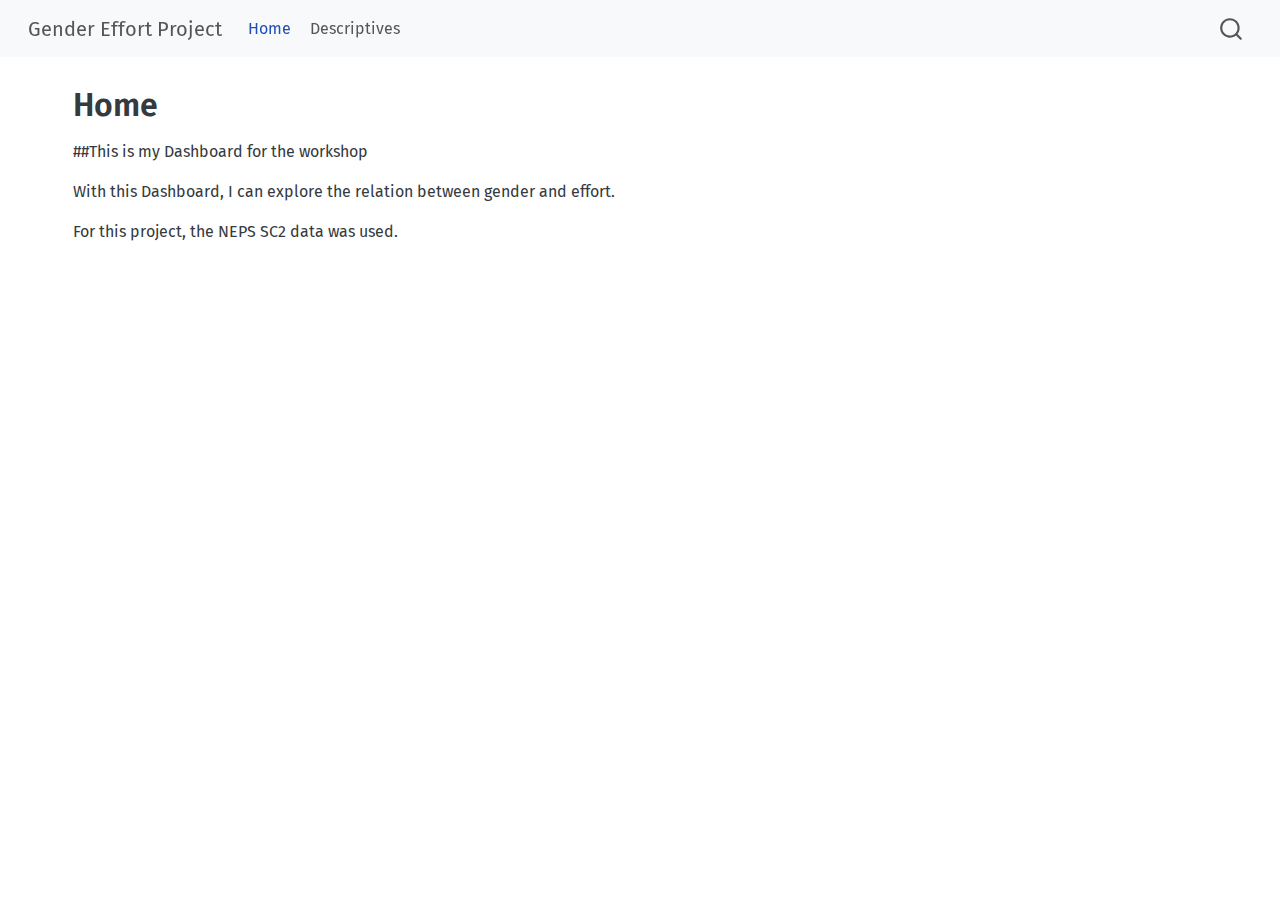
<file: docs/index.html>
<!DOCTYPE html>
<html xmlns="http://www.w3.org/1999/xhtml" lang="en" xml:lang="en"><head>

<meta charset="utf-8">
<meta name="generator" content="quarto-1.8.27">

<meta name="viewport" content="width=device-width, initial-scale=1.0, user-scalable=yes">


<title>Home – Gender Effort Project</title>
<style>
code{white-space: pre-wrap;}
span.smallcaps{font-variant: small-caps;}
div.columns{display: flex; gap: min(4vw, 1.5em);}
div.column{flex: auto; overflow-x: auto;}
div.hanging-indent{margin-left: 1.5em; text-indent: -1.5em;}
ul.task-list{list-style: none;}
ul.task-list li input[type="checkbox"] {
  width: 0.8em;
  margin: 0 0.8em 0.2em -1em; /* quarto-specific, see https://github.com/quarto-dev/quarto-cli/issues/4556 */ 
  vertical-align: middle;
}
</style>


<script src="site_libs/quarto-nav/quarto-nav.js"></script>
<script src="site_libs/quarto-nav/headroom.min.js"></script>
<script src="site_libs/clipboard/clipboard.min.js"></script>
<script src="site_libs/quarto-search/autocomplete.umd.js"></script>
<script src="site_libs/quarto-search/fuse.min.js"></script>
<script src="site_libs/quarto-search/quarto-search.js"></script>
<meta name="quarto:offset" content="./">
<script src="site_libs/quarto-html/quarto.js" type="module"></script>
<script src="site_libs/quarto-html/tabsets/tabsets.js" type="module"></script>
<script src="site_libs/quarto-html/axe/axe-check.js" type="module"></script>
<script src="site_libs/quarto-html/popper.min.js"></script>
<script src="site_libs/quarto-html/tippy.umd.min.js"></script>
<script src="site_libs/quarto-html/anchor.min.js"></script>
<link href="site_libs/quarto-html/tippy.css" rel="stylesheet">
<link href="site_libs/quarto-html/quarto-syntax-highlighting-ed96de9b727972fe78a7b5d16c58bf87.css" rel="stylesheet" id="quarto-text-highlighting-styles">
<script src="site_libs/bootstrap/bootstrap.min.js"></script>
<link href="site_libs/bootstrap/bootstrap-icons.css" rel="stylesheet">
<link href="site_libs/bootstrap/bootstrap-b73d675953477a62dfdf8a314b2f5d80.min.css" rel="stylesheet" append-hash="true" id="quarto-bootstrap" data-mode="light">
<script id="quarto-search-options" type="application/json">{
  "location": "navbar",
  "copy-button": false,
  "collapse-after": 3,
  "panel-placement": "end",
  "type": "overlay",
  "limit": 50,
  "keyboard-shortcut": [
    "f",
    "/",
    "s"
  ],
  "show-item-context": false,
  "language": {
    "search-no-results-text": "No results",
    "search-matching-documents-text": "matching documents",
    "search-copy-link-title": "Copy link to search",
    "search-hide-matches-text": "Hide additional matches",
    "search-more-match-text": "more match in this document",
    "search-more-matches-text": "more matches in this document",
    "search-clear-button-title": "Clear",
    "search-text-placeholder": "",
    "search-detached-cancel-button-title": "Cancel",
    "search-submit-button-title": "Submit",
    "search-label": "Search"
  }
}</script>
<link rel="preconnect" href="https://fonts.googleapis.com">
<link rel="preconnect" href="https://fonts.gstatic.com" crossorigin="">
<link href="https://fonts.googleapis.com/css2?family=Fira+Sans:wght@300;400;500;600;700&amp;family=Fira+Code:wght@300;400;500;600;700&amp;display=swap" rel="stylesheet">


<link rel="stylesheet" href="assets/modal.css">
<link rel="stylesheet" href="assets/pagination.css">
</head>

<body class="nav-fixed quarto-light">

<div id="quarto-search-results"></div>
  <header id="quarto-header" class="headroom fixed-top">
    <nav class="navbar navbar-expand-lg " data-bs-theme="dark">
      <div class="navbar-container container-fluid">
      <div class="navbar-brand-container mx-auto">
    <a class="navbar-brand" href="./index.html">
    <span class="navbar-title">Gender Effort Project</span>
    </a>
  </div>
            <div id="quarto-search" class="" title="Search"></div>
          <button class="navbar-toggler" type="button" data-bs-toggle="collapse" data-bs-target="#navbarCollapse" aria-controls="navbarCollapse" role="menu" aria-expanded="false" aria-label="Toggle navigation" onclick="if (window.quartoToggleHeadroom) { window.quartoToggleHeadroom(); }">
  <span class="navbar-toggler-icon"></span>
</button>
          <div class="collapse navbar-collapse" id="navbarCollapse">
            <ul class="navbar-nav navbar-nav-scroll me-auto">
  <li class="nav-item">
    <a class="nav-link active" href="./index.html" aria-current="page"> 
<span class="menu-text">Home</span></a>
  </li>  
  <li class="nav-item">
    <a class="nav-link" href="./descriptives.html"> 
<span class="menu-text">Descriptives</span></a>
  </li>  
</ul>
          </div> <!-- /navcollapse -->
            <div class="quarto-navbar-tools">
</div>
      </div> <!-- /container-fluid -->
    </nav>
</header>
<!-- content -->
<div id="quarto-content" class="quarto-container page-columns page-rows-contents page-layout-full page-navbar">
<!-- sidebar -->
<!-- margin-sidebar -->
    
<!-- main -->
<main class="content column-page" id="quarto-document-content">

<header id="title-block-header" class="quarto-title-block default">
<div class="quarto-title">
<h1 class="title">Home</h1>
</div>



<div class="quarto-title-meta column-page">

    
  
    
  </div>
  


</header>


<style>
/* Ensure chart containers expand to fit content - aggressive overrides */
.cell-output-display,
.cell-output,
.panel-tabset-tabby > .tab-content,
.panel-tabset > .tab-content,
.tab-pane,
.tab-pane.active,
.card-body,
.quarto-figure,
section {
  overflow: visible !important;
  height: auto !important;
  max-height: none !important;
}
/* Ensure highcharts containers respect their set height */
.highcharts-container,
.html-widget,
.htmlwidget {
  overflow: visible !important;
}
</style>
<script>
// Aggressive reflow for Highcharts - multiple attempts to catch widget initialization
(function() {
  function reflowCharts() {
    if (typeof Highcharts !== 'undefined' && Highcharts.charts) {
      Highcharts.charts.forEach(function(chart) {
        if (chart) {
          try { chart.reflow(); } catch(e) {}
        }
      });
    }
  }
  
  // Try multiple times at different intervals
  [0, 100, 250, 500, 1000, 2000].forEach(function(delay) {
    setTimeout(function() {
      window.dispatchEvent(new Event('resize'));
      requestAnimationFrame(reflowCharts);
    }, delay);
  });
  
  // Also reflow on any tab click
  document.addEventListener('click', function(e) {
    if (e.target.matches('.nav-link, [data-bs-toggle="tab"]')) {
      setTimeout(reflowCharts, 50);
    }
  });
})();
</script>
<p>##This is my Dashboard for the workshop</p>
<p>With this Dashboard, I can explore the relation between gender and effort.</p>
<p>For this project, the NEPS SC2 data was used.</p>



</main> <!-- /main -->
<script id="quarto-html-after-body" type="application/javascript">
  window.document.addEventListener("DOMContentLoaded", function (event) {
    const icon = "";
    const anchorJS = new window.AnchorJS();
    anchorJS.options = {
      placement: 'right',
      icon: icon
    };
    anchorJS.add('.anchored');
    const isCodeAnnotation = (el) => {
      for (const clz of el.classList) {
        if (clz.startsWith('code-annotation-')) {                     
          return true;
        }
      }
      return false;
    }
    const onCopySuccess = function(e) {
      // button target
      const button = e.trigger;
      // don't keep focus
      button.blur();
      // flash "checked"
      button.classList.add('code-copy-button-checked');
      var currentTitle = button.getAttribute("title");
      button.setAttribute("title", "Copied!");
      let tooltip;
      if (window.bootstrap) {
        button.setAttribute("data-bs-toggle", "tooltip");
        button.setAttribute("data-bs-placement", "left");
        button.setAttribute("data-bs-title", "Copied!");
        tooltip = new bootstrap.Tooltip(button, 
          { trigger: "manual", 
            customClass: "code-copy-button-tooltip",
            offset: [0, -8]});
        tooltip.show();    
      }
      setTimeout(function() {
        if (tooltip) {
          tooltip.hide();
          button.removeAttribute("data-bs-title");
          button.removeAttribute("data-bs-toggle");
          button.removeAttribute("data-bs-placement");
        }
        button.setAttribute("title", currentTitle);
        button.classList.remove('code-copy-button-checked');
      }, 1000);
      // clear code selection
      e.clearSelection();
    }
    const getTextToCopy = function(trigger) {
      const outerScaffold = trigger.parentElement.cloneNode(true);
      const codeEl = outerScaffold.querySelector('code');
      for (const childEl of codeEl.children) {
        if (isCodeAnnotation(childEl)) {
          childEl.remove();
        }
      }
      return codeEl.innerText;
    }
    const clipboard = new window.ClipboardJS('.code-copy-button:not([data-in-quarto-modal])', {
      text: getTextToCopy
    });
    clipboard.on('success', onCopySuccess);
    if (window.document.getElementById('quarto-embedded-source-code-modal')) {
      const clipboardModal = new window.ClipboardJS('.code-copy-button[data-in-quarto-modal]', {
        text: getTextToCopy,
        container: window.document.getElementById('quarto-embedded-source-code-modal')
      });
      clipboardModal.on('success', onCopySuccess);
    }
      var localhostRegex = new RegExp(/^(?:http|https):\/\/localhost\:?[0-9]*\//);
      var mailtoRegex = new RegExp(/^mailto:/);
        var filterRegex = new RegExp('/' + window.location.host + '/');
      var isInternal = (href) => {
          return filterRegex.test(href) || localhostRegex.test(href) || mailtoRegex.test(href);
      }
      // Inspect non-navigation links and adorn them if external
     var links = window.document.querySelectorAll('a[href]:not(.nav-link):not(.navbar-brand):not(.toc-action):not(.sidebar-link):not(.sidebar-item-toggle):not(.pagination-link):not(.no-external):not([aria-hidden]):not(.dropdown-item):not(.quarto-navigation-tool):not(.about-link)');
      for (var i=0; i<links.length; i++) {
        const link = links[i];
        if (!isInternal(link.href)) {
          // undo the damage that might have been done by quarto-nav.js in the case of
          // links that we want to consider external
          if (link.dataset.originalHref !== undefined) {
            link.href = link.dataset.originalHref;
          }
        }
      }
    function tippyHover(el, contentFn, onTriggerFn, onUntriggerFn) {
      const config = {
        allowHTML: true,
        maxWidth: 500,
        delay: 100,
        arrow: false,
        appendTo: function(el) {
            return el.parentElement;
        },
        interactive: true,
        interactiveBorder: 10,
        theme: 'quarto',
        placement: 'bottom-start',
      };
      if (contentFn) {
        config.content = contentFn;
      }
      if (onTriggerFn) {
        config.onTrigger = onTriggerFn;
      }
      if (onUntriggerFn) {
        config.onUntrigger = onUntriggerFn;
      }
      window.tippy(el, config); 
    }
    const noterefs = window.document.querySelectorAll('a[role="doc-noteref"]');
    for (var i=0; i<noterefs.length; i++) {
      const ref = noterefs[i];
      tippyHover(ref, function() {
        // use id or data attribute instead here
        let href = ref.getAttribute('data-footnote-href') || ref.getAttribute('href');
        try { href = new URL(href).hash; } catch {}
        const id = href.replace(/^#\/?/, "");
        const note = window.document.getElementById(id);
        if (note) {
          return note.innerHTML;
        } else {
          return "";
        }
      });
    }
    const xrefs = window.document.querySelectorAll('a.quarto-xref');
    const processXRef = (id, note) => {
      // Strip column container classes
      const stripColumnClz = (el) => {
        el.classList.remove("page-full", "page-columns");
        if (el.children) {
          for (const child of el.children) {
            stripColumnClz(child);
          }
        }
      }
      stripColumnClz(note)
      if (id === null || id.startsWith('sec-')) {
        // Special case sections, only their first couple elements
        const container = document.createElement("div");
        if (note.children && note.children.length > 2) {
          container.appendChild(note.children[0].cloneNode(true));
          for (let i = 1; i < note.children.length; i++) {
            const child = note.children[i];
            if (child.tagName === "P" && child.innerText === "") {
              continue;
            } else {
              container.appendChild(child.cloneNode(true));
              break;
            }
          }
          if (window.Quarto?.typesetMath) {
            window.Quarto.typesetMath(container);
          }
          return container.innerHTML
        } else {
          if (window.Quarto?.typesetMath) {
            window.Quarto.typesetMath(note);
          }
          return note.innerHTML;
        }
      } else {
        // Remove any anchor links if they are present
        const anchorLink = note.querySelector('a.anchorjs-link');
        if (anchorLink) {
          anchorLink.remove();
        }
        if (window.Quarto?.typesetMath) {
          window.Quarto.typesetMath(note);
        }
        if (note.classList.contains("callout")) {
          return note.outerHTML;
        } else {
          return note.innerHTML;
        }
      }
    }
    for (var i=0; i<xrefs.length; i++) {
      const xref = xrefs[i];
      tippyHover(xref, undefined, function(instance) {
        instance.disable();
        let url = xref.getAttribute('href');
        let hash = undefined; 
        if (url.startsWith('#')) {
          hash = url;
        } else {
          try { hash = new URL(url).hash; } catch {}
        }
        if (hash) {
          const id = hash.replace(/^#\/?/, "");
          const note = window.document.getElementById(id);
          if (note !== null) {
            try {
              const html = processXRef(id, note.cloneNode(true));
              instance.setContent(html);
            } finally {
              instance.enable();
              instance.show();
            }
          } else {
            // See if we can fetch this
            fetch(url.split('#')[0])
            .then(res => res.text())
            .then(html => {
              const parser = new DOMParser();
              const htmlDoc = parser.parseFromString(html, "text/html");
              const note = htmlDoc.getElementById(id);
              if (note !== null) {
                const html = processXRef(id, note);
                instance.setContent(html);
              } 
            }).finally(() => {
              instance.enable();
              instance.show();
            });
          }
        } else {
          // See if we can fetch a full url (with no hash to target)
          // This is a special case and we should probably do some content thinning / targeting
          fetch(url)
          .then(res => res.text())
          .then(html => {
            const parser = new DOMParser();
            const htmlDoc = parser.parseFromString(html, "text/html");
            const note = htmlDoc.querySelector('main.content');
            if (note !== null) {
              // This should only happen for chapter cross references
              // (since there is no id in the URL)
              // remove the first header
              if (note.children.length > 0 && note.children[0].tagName === "HEADER") {
                note.children[0].remove();
              }
              const html = processXRef(null, note);
              instance.setContent(html);
            } 
          }).finally(() => {
            instance.enable();
            instance.show();
          });
        }
      }, function(instance) {
      });
    }
        let selectedAnnoteEl;
        const selectorForAnnotation = ( cell, annotation) => {
          let cellAttr = 'data-code-cell="' + cell + '"';
          let lineAttr = 'data-code-annotation="' +  annotation + '"';
          const selector = 'span[' + cellAttr + '][' + lineAttr + ']';
          return selector;
        }
        const selectCodeLines = (annoteEl) => {
          const doc = window.document;
          const targetCell = annoteEl.getAttribute("data-target-cell");
          const targetAnnotation = annoteEl.getAttribute("data-target-annotation");
          const annoteSpan = window.document.querySelector(selectorForAnnotation(targetCell, targetAnnotation));
          const lines = annoteSpan.getAttribute("data-code-lines").split(",");
          const lineIds = lines.map((line) => {
            return targetCell + "-" + line;
          })
          let top = null;
          let height = null;
          let parent = null;
          if (lineIds.length > 0) {
              //compute the position of the single el (top and bottom and make a div)
              const el = window.document.getElementById(lineIds[0]);
              top = el.offsetTop;
              height = el.offsetHeight;
              parent = el.parentElement.parentElement;
            if (lineIds.length > 1) {
              const lastEl = window.document.getElementById(lineIds[lineIds.length - 1]);
              const bottom = lastEl.offsetTop + lastEl.offsetHeight;
              height = bottom - top;
            }
            if (top !== null && height !== null && parent !== null) {
              // cook up a div (if necessary) and position it 
              let div = window.document.getElementById("code-annotation-line-highlight");
              if (div === null) {
                div = window.document.createElement("div");
                div.setAttribute("id", "code-annotation-line-highlight");
                div.style.position = 'absolute';
                parent.appendChild(div);
              }
              div.style.top = top - 2 + "px";
              div.style.height = height + 4 + "px";
              div.style.left = 0;
              let gutterDiv = window.document.getElementById("code-annotation-line-highlight-gutter");
              if (gutterDiv === null) {
                gutterDiv = window.document.createElement("div");
                gutterDiv.setAttribute("id", "code-annotation-line-highlight-gutter");
                gutterDiv.style.position = 'absolute';
                const codeCell = window.document.getElementById(targetCell);
                const gutter = codeCell.querySelector('.code-annotation-gutter');
                gutter.appendChild(gutterDiv);
              }
              gutterDiv.style.top = top - 2 + "px";
              gutterDiv.style.height = height + 4 + "px";
            }
            selectedAnnoteEl = annoteEl;
          }
        };
        const unselectCodeLines = () => {
          const elementsIds = ["code-annotation-line-highlight", "code-annotation-line-highlight-gutter"];
          elementsIds.forEach((elId) => {
            const div = window.document.getElementById(elId);
            if (div) {
              div.remove();
            }
          });
          selectedAnnoteEl = undefined;
        };
          // Handle positioning of the toggle
      window.addEventListener(
        "resize",
        throttle(() => {
          elRect = undefined;
          if (selectedAnnoteEl) {
            selectCodeLines(selectedAnnoteEl);
          }
        }, 10)
      );
      function throttle(fn, ms) {
      let throttle = false;
      let timer;
        return (...args) => {
          if(!throttle) { // first call gets through
              fn.apply(this, args);
              throttle = true;
          } else { // all the others get throttled
              if(timer) clearTimeout(timer); // cancel #2
              timer = setTimeout(() => {
                fn.apply(this, args);
                timer = throttle = false;
              }, ms);
          }
        };
      }
        // Attach click handler to the DT
        const annoteDls = window.document.querySelectorAll('dt[data-target-cell]');
        for (const annoteDlNode of annoteDls) {
          annoteDlNode.addEventListener('click', (event) => {
            const clickedEl = event.target;
            if (clickedEl !== selectedAnnoteEl) {
              unselectCodeLines();
              const activeEl = window.document.querySelector('dt[data-target-cell].code-annotation-active');
              if (activeEl) {
                activeEl.classList.remove('code-annotation-active');
              }
              selectCodeLines(clickedEl);
              clickedEl.classList.add('code-annotation-active');
            } else {
              // Unselect the line
              unselectCodeLines();
              clickedEl.classList.remove('code-annotation-active');
            }
          });
        }
    const findCites = (el) => {
      const parentEl = el.parentElement;
      if (parentEl) {
        const cites = parentEl.dataset.cites;
        if (cites) {
          return {
            el,
            cites: cites.split(' ')
          };
        } else {
          return findCites(el.parentElement)
        }
      } else {
        return undefined;
      }
    };
    var bibliorefs = window.document.querySelectorAll('a[role="doc-biblioref"]');
    for (var i=0; i<bibliorefs.length; i++) {
      const ref = bibliorefs[i];
      const citeInfo = findCites(ref);
      if (citeInfo) {
        tippyHover(citeInfo.el, function() {
          var popup = window.document.createElement('div');
          citeInfo.cites.forEach(function(cite) {
            var citeDiv = window.document.createElement('div');
            citeDiv.classList.add('hanging-indent');
            citeDiv.classList.add('csl-entry');
            var biblioDiv = window.document.getElementById('ref-' + cite);
            if (biblioDiv) {
              citeDiv.innerHTML = biblioDiv.innerHTML;
            }
            popup.appendChild(citeDiv);
          });
          return popup.innerHTML;
        });
      }
    }
  });
  </script>
</div> <!-- /content -->




</body></html>
</file>
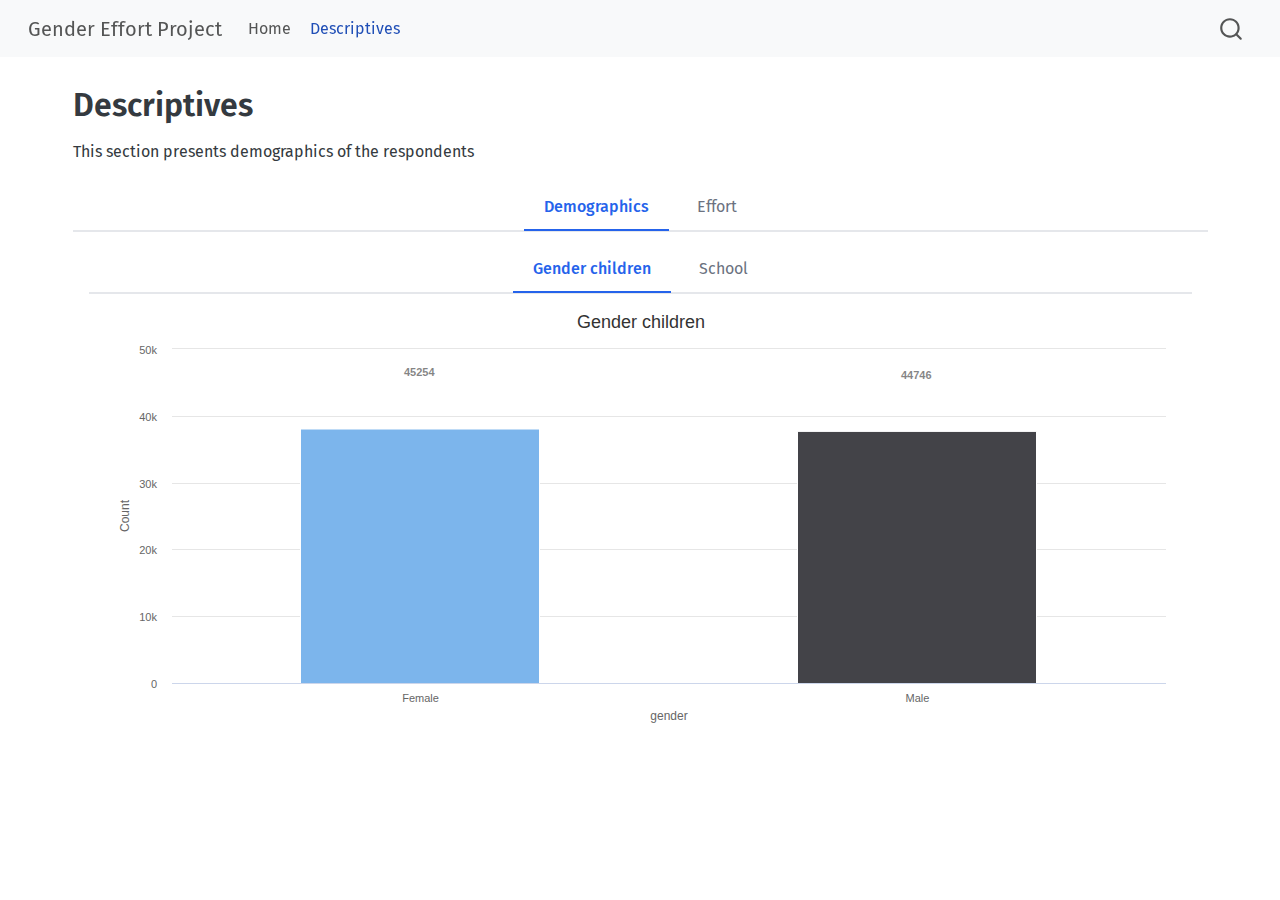
<file: docs/descriptives.html>
<!DOCTYPE html>
<html xmlns="http://www.w3.org/1999/xhtml" lang="en" xml:lang="en"><head>

<meta charset="utf-8">
<meta name="generator" content="quarto-1.8.27">

<meta name="viewport" content="width=device-width, initial-scale=1.0, user-scalable=yes">


<title>Descriptives – Gender Effort Project</title>
<style>
code{white-space: pre-wrap;}
span.smallcaps{font-variant: small-caps;}
div.columns{display: flex; gap: min(4vw, 1.5em);}
div.column{flex: auto; overflow-x: auto;}
div.hanging-indent{margin-left: 1.5em; text-indent: -1.5em;}
ul.task-list{list-style: none;}
ul.task-list li input[type="checkbox"] {
  width: 0.8em;
  margin: 0 0.8em 0.2em -1em; /* quarto-specific, see https://github.com/quarto-dev/quarto-cli/issues/4556 */ 
  vertical-align: middle;
}
</style>


<script src="site_libs/quarto-nav/quarto-nav.js"></script>
<script src="site_libs/quarto-nav/headroom.min.js"></script>
<script src="site_libs/clipboard/clipboard.min.js"></script>
<script src="site_libs/quarto-search/autocomplete.umd.js"></script>
<script src="site_libs/quarto-search/fuse.min.js"></script>
<script src="site_libs/quarto-search/quarto-search.js"></script>
<meta name="quarto:offset" content="./">
<script src="site_libs/quarto-html/quarto.js" type="module"></script>
<script src="site_libs/quarto-html/tabsets/tabsets.js" type="module"></script>
<script src="site_libs/quarto-html/axe/axe-check.js" type="module"></script>
<script src="site_libs/quarto-html/popper.min.js"></script>
<script src="site_libs/quarto-html/tippy.umd.min.js"></script>
<script src="site_libs/quarto-html/anchor.min.js"></script>
<link href="site_libs/quarto-html/tippy.css" rel="stylesheet">
<link href="site_libs/quarto-html/quarto-syntax-highlighting-ed96de9b727972fe78a7b5d16c58bf87.css" rel="stylesheet" id="quarto-text-highlighting-styles">
<script src="site_libs/bootstrap/bootstrap.min.js"></script>
<link href="site_libs/bootstrap/bootstrap-icons.css" rel="stylesheet">
<link href="site_libs/bootstrap/bootstrap-b73d675953477a62dfdf8a314b2f5d80.min.css" rel="stylesheet" append-hash="true" id="quarto-bootstrap" data-mode="light">
<script id="quarto-search-options" type="application/json">{
  "location": "navbar",
  "copy-button": false,
  "collapse-after": 3,
  "panel-placement": "end",
  "type": "overlay",
  "limit": 50,
  "keyboard-shortcut": [
    "f",
    "/",
    "s"
  ],
  "show-item-context": false,
  "language": {
    "search-no-results-text": "No results",
    "search-matching-documents-text": "matching documents",
    "search-copy-link-title": "Copy link to search",
    "search-hide-matches-text": "Hide additional matches",
    "search-more-match-text": "more match in this document",
    "search-more-matches-text": "more matches in this document",
    "search-clear-button-title": "Clear",
    "search-text-placeholder": "",
    "search-detached-cancel-button-title": "Cancel",
    "search-submit-button-title": "Submit",
    "search-label": "Search"
  }
}</script>
<link href="site_libs/htmltools-fill-0.5.8.1/fill.css" rel="stylesheet">

<script src="site_libs/htmlwidgets-1.6.4/htmlwidgets.js"></script>

<script src="site_libs/jquery-3.5.1/jquery.min.js"></script>

<script src="site_libs/proj4js-2.3.15/proj4.js"></script>

<link href="site_libs/highcharts-9.3.1/css/motion.css" rel="stylesheet">

<script src="site_libs/highcharts-9.3.1/highcharts.js"></script>

<script src="site_libs/highcharts-9.3.1/highcharts-3d.js"></script>

<script src="site_libs/highcharts-9.3.1/highcharts-more.js"></script>

<script src="site_libs/highcharts-9.3.1/modules/stock.js"></script>

<script src="site_libs/highcharts-9.3.1/modules/map.js"></script>

<script src="site_libs/highcharts-9.3.1/modules/data.js"></script>

<script src="site_libs/highcharts-9.3.1/modules/exporting.js"></script>

<script src="site_libs/highcharts-9.3.1/modules/offline-exporting.js"></script>

<script src="site_libs/highcharts-9.3.1/modules/drilldown.js"></script>

<script src="site_libs/highcharts-9.3.1/modules/item-series.js"></script>

<script src="site_libs/highcharts-9.3.1/modules/overlapping-datalabels.js"></script>

<script src="site_libs/highcharts-9.3.1/modules/annotations.js"></script>

<script src="site_libs/highcharts-9.3.1/modules/export-data.js"></script>

<script src="site_libs/highcharts-9.3.1/modules/funnel.js"></script>

<script src="site_libs/highcharts-9.3.1/modules/heatmap.js"></script>

<script src="site_libs/highcharts-9.3.1/modules/treemap.js"></script>

<script src="site_libs/highcharts-9.3.1/modules/sankey.js"></script>

<script src="site_libs/highcharts-9.3.1/modules/dependency-wheel.js"></script>

<script src="site_libs/highcharts-9.3.1/modules/organization.js"></script>

<script src="site_libs/highcharts-9.3.1/modules/solid-gauge.js"></script>

<script src="site_libs/highcharts-9.3.1/modules/streamgraph.js"></script>

<script src="site_libs/highcharts-9.3.1/modules/sunburst.js"></script>

<script src="site_libs/highcharts-9.3.1/modules/vector.js"></script>

<script src="site_libs/highcharts-9.3.1/modules/wordcloud.js"></script>

<script src="site_libs/highcharts-9.3.1/modules/xrange.js"></script>

<script src="site_libs/highcharts-9.3.1/modules/tilemap.js"></script>

<script src="site_libs/highcharts-9.3.1/modules/venn.js"></script>

<script src="site_libs/highcharts-9.3.1/modules/gantt.js"></script>

<script src="site_libs/highcharts-9.3.1/modules/timeline.js"></script>

<script src="site_libs/highcharts-9.3.1/modules/parallel-coordinates.js"></script>

<script src="site_libs/highcharts-9.3.1/modules/bullet.js"></script>

<script src="site_libs/highcharts-9.3.1/modules/coloraxis.js"></script>

<script src="site_libs/highcharts-9.3.1/modules/dumbbell.js"></script>

<script src="site_libs/highcharts-9.3.1/modules/lollipop.js"></script>

<script src="site_libs/highcharts-9.3.1/modules/series-label.js"></script>

<script src="site_libs/highcharts-9.3.1/plugins/motion.js"></script>

<script src="site_libs/highcharts-9.3.1/custom/reset.js"></script>

<script src="site_libs/highcharts-9.3.1/modules/boost.js"></script>

<script src="site_libs/highchart-binding-0.9.4/highchart.js"></script>

<link rel="preconnect" href="https://fonts.googleapis.com">
<link rel="preconnect" href="https://fonts.gstatic.com" crossorigin="">
<link href="https://fonts.googleapis.com/css2?family=Fira+Sans:wght@300;400;500;600;700&amp;family=Fira+Code:wght@300;400;500;600;700&amp;display=swap" rel="stylesheet">


<link rel="stylesheet" href="assets/modal.css">
<link rel="stylesheet" href="assets/pagination.css">
</head>

<body class="nav-fixed quarto-light">

<div id="quarto-search-results"></div>
  <header id="quarto-header" class="headroom fixed-top">
    <nav class="navbar navbar-expand-lg " data-bs-theme="dark">
      <div class="navbar-container container-fluid">
      <div class="navbar-brand-container mx-auto">
    <a class="navbar-brand" href="./index.html">
    <span class="navbar-title">Gender Effort Project</span>
    </a>
  </div>
            <div id="quarto-search" class="" title="Search"></div>
          <button class="navbar-toggler" type="button" data-bs-toggle="collapse" data-bs-target="#navbarCollapse" aria-controls="navbarCollapse" role="menu" aria-expanded="false" aria-label="Toggle navigation" onclick="if (window.quartoToggleHeadroom) { window.quartoToggleHeadroom(); }">
  <span class="navbar-toggler-icon"></span>
</button>
          <div class="collapse navbar-collapse" id="navbarCollapse">
            <ul class="navbar-nav navbar-nav-scroll me-auto">
  <li class="nav-item">
    <a class="nav-link" href="./index.html"> 
<span class="menu-text">Home</span></a>
  </li>  
  <li class="nav-item">
    <a class="nav-link active" href="./descriptives.html" aria-current="page"> 
<span class="menu-text">Descriptives</span></a>
  </li>  
</ul>
          </div> <!-- /navcollapse -->
            <div class="quarto-navbar-tools">
</div>
      </div> <!-- /container-fluid -->
    </nav>
</header>
<!-- content -->
<div id="quarto-content" class="quarto-container page-columns page-rows-contents page-layout-full page-navbar">
<!-- sidebar -->
<!-- margin-sidebar -->
    
<!-- main -->
<main class="content column-page" id="quarto-document-content">

<header id="title-block-header" class="quarto-title-block default">
<div class="quarto-title">
<h1 class="title">Descriptives</h1>
</div>



<div class="quarto-title-meta column-page">

    
  
    
  </div>
  


</header>


<style>
/* Ensure chart containers expand to fit content - aggressive overrides */
.cell-output-display,
.cell-output,
.panel-tabset-tabby > .tab-content,
.panel-tabset > .tab-content,
.tab-pane,
.tab-pane.active,
.card-body,
.quarto-figure,
section {
  overflow: visible !important;
  height: auto !important;
  max-height: none !important;
}
/* Ensure highcharts containers respect their set height */
.highcharts-container,
.html-widget,
.htmlwidget {
  overflow: visible !important;
}
</style>
<script>
// Aggressive reflow for Highcharts - multiple attempts to catch widget initialization
(function() {
  function reflowCharts() {
    if (typeof Highcharts !== 'undefined' && Highcharts.charts) {
      Highcharts.charts.forEach(function(chart) {
        if (chart) {
          try { chart.reflow(); } catch(e) {}
        }
      });
    }
  }
  
  // Try multiple times at different intervals
  [0, 100, 250, 500, 1000, 2000].forEach(function(delay) {
    setTimeout(function() {
      window.dispatchEvent(new Event('resize'));
      requestAnimationFrame(reflowCharts);
    }, delay);
  });
  
  // Also reflow on any tab click
  document.addEventListener('click', function(e) {
    if (e.target.matches('.nav-link, [data-bs-toggle="tab"]')) {
      setTimeout(reflowCharts, 50);
    }
  });
})();
</script>
<p>This section presents demographics of the respondents</p>
<div class="tabset-margin-container"></div><div class="panel-tabset">
<ul class="nav nav-tabs" role="tablist"><li class="nav-item" role="presentation"><a class="nav-link active" id="tabset-2-1-tab" data-bs-toggle="tab" data-bs-target="#tabset-2-1" role="tab" aria-controls="tabset-2-1" aria-selected="true" href="">Demographics</a></li><li class="nav-item" role="presentation"><a class="nav-link" id="tabset-2-2-tab" data-bs-toggle="tab" data-bs-target="#tabset-2-2" role="tab" aria-controls="tabset-2-2" aria-selected="false" href="">Effort</a></li></ul>
<div class="tab-content">
<div id="tabset-2-1" class="tab-pane active" role="tabpanel" aria-labelledby="tabset-2-1-tab">
<div class="tabset-margin-container"></div><div class="panel-tabset">
<ul class="nav nav-tabs" role="tablist"><li class="nav-item" role="presentation"><a class="nav-link active" id="tabset-1-1-tab" data-bs-toggle="tab" data-bs-target="#tabset-1-1" role="tab" aria-controls="tabset-1-1" aria-selected="true" href="">Gender children</a></li><li class="nav-item" role="presentation"><a class="nav-link" id="tabset-1-2-tab" data-bs-toggle="tab" data-bs-target="#tabset-1-2" role="tab" aria-controls="tabset-1-2" aria-selected="false" href="">School</a></li></ul>
<div class="tab-content">
<div id="tabset-1-1" class="tab-pane active" role="tabpanel" aria-labelledby="tabset-1-1-tab">
<div class="cell">
<div class="cell-output-display">
<div class="highchart html-widget html-fill-item" id="htmlwidget-7e3ea20da05b89eb564c" style="width:100%;height:433px;"></div>
<script type="application/json" data-for="htmlwidget-7e3ea20da05b89eb564c">{"x":{"hc_opts":{"chart":{"reflow":true,"type":"column"},"title":{"text":"Gender children"},"yAxis":{"title":{"text":"Count"}},"credits":{"enabled":false},"exporting":{"enabled":false},"boost":{"enabled":false},"plotOptions":{"series":{"label":{"enabled":false},"turboThreshold":0,"dataLabels":{"enabled":true,"format":"{point.y:.0f}"}},"treemap":{"layoutAlgorithm":"squarified"}},"xAxis":{"categories":["Female","Male"],"title":{"text":"gender"}},"series":[{"data":[45254,44746],"name":"Count","showInLegend":false,"colorByPoint":true}],"tooltip":{"formatter":"function() {\n           var cat = this.point.category || this.series.chart.xAxis[0].categories[this.point.x] || this.x;\n           var val = this.y;\n           var total = 90000;\n           var pct = total > 0 ? (val / total * 100).toFixed(1) : 0;\n           return '<b>' + cat + '<\/b><br/>' +\n                  '' + val.toLocaleString() + '<br/>' +\n                  '<span style=\"color:#666;font-size:0.9em\">' + pct + '% of total<\/span>';\n         }","useHTML":true}},"theme":{"chart":{"backgroundColor":"transparent"},"colors":["#7cb5ec","#434348","#90ed7d","#f7a35c","#8085e9","#f15c80","#e4d354","#2b908f","#f45b5b","#91e8e1"]},"conf_opts":{"global":{"Date":null,"VMLRadialGradientURL":"http =//code.highcharts.com/list(version)/gfx/vml-radial-gradient.png","canvasToolsURL":"http =//code.highcharts.com/list(version)/modules/canvas-tools.js","getTimezoneOffset":null,"timezoneOffset":0,"useUTC":true},"lang":{"contextButtonTitle":"Chart context menu","decimalPoint":".","downloadCSV":"Download CSV","downloadJPEG":"Download JPEG image","downloadPDF":"Download PDF document","downloadPNG":"Download PNG image","downloadSVG":"Download SVG vector image","downloadXLS":"Download XLS","drillUpText":"◁ Back to {series.name}","exitFullscreen":"Exit from full screen","exportData":{"annotationHeader":"Annotations","categoryDatetimeHeader":"DateTime","categoryHeader":"Category"},"hideData":"Hide data table","invalidDate":null,"loading":"Loading...","months":["January","February","March","April","May","June","July","August","September","October","November","December"],"noData":"No data to display","numericSymbolMagnitude":1000,"numericSymbols":["k","M","G","T","P","E"],"printChart":"Print chart","resetZoom":"Reset zoom","resetZoomTitle":"Reset zoom level 1:1","shortMonths":["Jan","Feb","Mar","Apr","May","Jun","Jul","Aug","Sep","Oct","Nov","Dec"],"shortWeekdays":["Sat","Sun","Mon","Tue","Wed","Thu","Fri"],"thousandsSep":" ","viewData":"View data table","viewFullscreen":"View in full screen","weekdays":["Sunday","Monday","Tuesday","Wednesday","Thursday","Friday","Saturday"]}},"type":"chart","fonts":[],"debug":false},"evals":["hc_opts.tooltip.formatter"],"jsHooks":[]}</script>
</div>
</div>
</div>
<div id="tabset-1-2" class="tab-pane" role="tabpanel" aria-labelledby="tabset-1-2-tab">
<div class="cell">
<div class="cell-output-display">
<div class="highchart html-widget html-fill-item" id="htmlwidget-9174fa48ee19e0994023" style="width:100%;height:433px;"></div>
<script type="application/json" data-for="htmlwidget-9174fa48ee19e0994023">{"x":{"hc_opts":{"chart":{"reflow":true,"type":"column"},"title":{"text":"School"},"yAxis":{"title":{"text":"Count"}},"credits":{"enabled":false},"exporting":{"enabled":false},"boost":{"enabled":false},"plotOptions":{"series":{"label":{"enabled":false},"turboThreshold":0,"dataLabels":{"enabled":true,"format":"{point.y:.0f}"}},"treemap":{"layoutAlgorithm":"squarified"}},"xAxis":{"categories":["Grundschule","Hauptschule","Realschule","Gymnasium","Gemeinschaftsschule","Förderschule"],"title":{"text":"school_type"}},"series":[{"data":[581,284,1996,9042,2941,93],"name":"Count","showInLegend":false,"colorByPoint":true}],"tooltip":{"formatter":"function() {\n           var cat = this.point.category || this.series.chart.xAxis[0].categories[this.point.x] || this.x;\n           var val = this.y;\n           var total = 14937;\n           var pct = total > 0 ? (val / total * 100).toFixed(1) : 0;\n           return '<b>' + cat + '<\/b><br/>' +\n                  '' + val.toLocaleString() + '<br/>' +\n                  '<span style=\"color:#666;font-size:0.9em\">' + pct + '% of total<\/span>';\n         }","useHTML":true}},"theme":{"chart":{"backgroundColor":"transparent"},"colors":["#7cb5ec","#434348","#90ed7d","#f7a35c","#8085e9","#f15c80","#e4d354","#2b908f","#f45b5b","#91e8e1"]},"conf_opts":{"global":{"Date":null,"VMLRadialGradientURL":"http =//code.highcharts.com/list(version)/gfx/vml-radial-gradient.png","canvasToolsURL":"http =//code.highcharts.com/list(version)/modules/canvas-tools.js","getTimezoneOffset":null,"timezoneOffset":0,"useUTC":true},"lang":{"contextButtonTitle":"Chart context menu","decimalPoint":".","downloadCSV":"Download CSV","downloadJPEG":"Download JPEG image","downloadPDF":"Download PDF document","downloadPNG":"Download PNG image","downloadSVG":"Download SVG vector image","downloadXLS":"Download XLS","drillUpText":"◁ Back to {series.name}","exitFullscreen":"Exit from full screen","exportData":{"annotationHeader":"Annotations","categoryDatetimeHeader":"DateTime","categoryHeader":"Category"},"hideData":"Hide data table","invalidDate":null,"loading":"Loading...","months":["January","February","March","April","May","June","July","August","September","October","November","December"],"noData":"No data to display","numericSymbolMagnitude":1000,"numericSymbols":["k","M","G","T","P","E"],"printChart":"Print chart","resetZoom":"Reset zoom","resetZoomTitle":"Reset zoom level 1:1","shortMonths":["Jan","Feb","Mar","Apr","May","Jun","Jul","Aug","Sep","Oct","Nov","Dec"],"shortWeekdays":["Sat","Sun","Mon","Tue","Wed","Thu","Fri"],"thousandsSep":" ","viewData":"View data table","viewFullscreen":"View in full screen","weekdays":["Sunday","Monday","Tuesday","Wednesday","Thursday","Friday","Saturday"]}},"type":"chart","fonts":[],"debug":false},"evals":["hc_opts.tooltip.formatter"],"jsHooks":[]}</script>
</div>
</div>
<p><strong>Note:</strong> German school track system.</p>
</div>
</div>
</div>
</div>
<div id="tabset-2-2" class="tab-pane" role="tabpanel" aria-labelledby="tabset-2-2-tab">
<div class="cell">
<div class="cell-output-display">
<div class="highchart html-widget html-fill-item" id="htmlwidget-db990bed125f1fe35980" style="width:100%;height:433px;"></div>
<script type="application/json" data-for="htmlwidget-db990bed125f1fe35980">{"x":{"hc_opts":{"chart":{"reflow":true},"title":{"text":"Effort Distribution"},"yAxis":{"title":{"text":"Count"}},"credits":{"enabled":false},"exporting":{"enabled":false},"boost":{"enabled":false},"plotOptions":{"series":{"label":{"enabled":false},"turboThreshold":0},"treemap":{"layoutAlgorithm":"squarified"},"column":{"stacking":null,"dataLabels":{"enabled":true,"format":"{y:.0f}","style":{"textOutline":"none"}},"pointPadding":0,"groupPadding":0,"borderWidth":0,"pointWidth":50,"pointPlacement":"on","maxPointWidth":80}},"xAxis":{"categories":["1","1.33333337306976","1.5","1.66666662693024","2","2.33333325386047","2.5","2.66666674613953","3","3.33333325386047","3.5","3.66666674613953","4"],"title":{"text":"child_effort"}},"series":[{"data":[98,64,38,177,981,1634,618,3055,7209,6258,645,5297,4444],"name":"Count","type":"column"}],"tooltip":{"formatter":"function() {\n       // here we pull the label directly\n       var cat = this.point.category;\n       var val = this.y;\n       return '<b>' + cat + '<\/b><br/>' +\n              '' + val + '';\n     }"}},"theme":{"chart":{"backgroundColor":"transparent"},"colors":["#7cb5ec","#434348","#90ed7d","#f7a35c","#8085e9","#f15c80","#e4d354","#2b908f","#f45b5b","#91e8e1"]},"conf_opts":{"global":{"Date":null,"VMLRadialGradientURL":"http =//code.highcharts.com/list(version)/gfx/vml-radial-gradient.png","canvasToolsURL":"http =//code.highcharts.com/list(version)/modules/canvas-tools.js","getTimezoneOffset":null,"timezoneOffset":0,"useUTC":true},"lang":{"contextButtonTitle":"Chart context menu","decimalPoint":".","downloadCSV":"Download CSV","downloadJPEG":"Download JPEG image","downloadPDF":"Download PDF document","downloadPNG":"Download PNG image","downloadSVG":"Download SVG vector image","downloadXLS":"Download XLS","drillUpText":"◁ Back to {series.name}","exitFullscreen":"Exit from full screen","exportData":{"annotationHeader":"Annotations","categoryDatetimeHeader":"DateTime","categoryHeader":"Category"},"hideData":"Hide data table","invalidDate":null,"loading":"Loading...","months":["January","February","March","April","May","June","July","August","September","October","November","December"],"noData":"No data to display","numericSymbolMagnitude":1000,"numericSymbols":["k","M","G","T","P","E"],"printChart":"Print chart","resetZoom":"Reset zoom","resetZoomTitle":"Reset zoom level 1:1","shortMonths":["Jan","Feb","Mar","Apr","May","Jun","Jul","Aug","Sep","Oct","Nov","Dec"],"shortWeekdays":["Sat","Sun","Mon","Tue","Wed","Thu","Fri"],"thousandsSep":" ","viewData":"View data table","viewFullscreen":"View in full screen","weekdays":["Sunday","Monday","Tuesday","Wednesday","Thursday","Friday","Saturday"]}},"type":"chart","fonts":[],"debug":false},"evals":["hc_opts.tooltip.formatter"],"jsHooks":[]}</script>
</div>
</div>
</div>
</div>
</div>



</main> <!-- /main -->
<script id="quarto-html-after-body" type="application/javascript">
  window.document.addEventListener("DOMContentLoaded", function (event) {
    const icon = "";
    const anchorJS = new window.AnchorJS();
    anchorJS.options = {
      placement: 'right',
      icon: icon
    };
    anchorJS.add('.anchored');
    const isCodeAnnotation = (el) => {
      for (const clz of el.classList) {
        if (clz.startsWith('code-annotation-')) {                     
          return true;
        }
      }
      return false;
    }
    const onCopySuccess = function(e) {
      // button target
      const button = e.trigger;
      // don't keep focus
      button.blur();
      // flash "checked"
      button.classList.add('code-copy-button-checked');
      var currentTitle = button.getAttribute("title");
      button.setAttribute("title", "Copied!");
      let tooltip;
      if (window.bootstrap) {
        button.setAttribute("data-bs-toggle", "tooltip");
        button.setAttribute("data-bs-placement", "left");
        button.setAttribute("data-bs-title", "Copied!");
        tooltip = new bootstrap.Tooltip(button, 
          { trigger: "manual", 
            customClass: "code-copy-button-tooltip",
            offset: [0, -8]});
        tooltip.show();    
      }
      setTimeout(function() {
        if (tooltip) {
          tooltip.hide();
          button.removeAttribute("data-bs-title");
          button.removeAttribute("data-bs-toggle");
          button.removeAttribute("data-bs-placement");
        }
        button.setAttribute("title", currentTitle);
        button.classList.remove('code-copy-button-checked');
      }, 1000);
      // clear code selection
      e.clearSelection();
    }
    const getTextToCopy = function(trigger) {
      const outerScaffold = trigger.parentElement.cloneNode(true);
      const codeEl = outerScaffold.querySelector('code');
      for (const childEl of codeEl.children) {
        if (isCodeAnnotation(childEl)) {
          childEl.remove();
        }
      }
      return codeEl.innerText;
    }
    const clipboard = new window.ClipboardJS('.code-copy-button:not([data-in-quarto-modal])', {
      text: getTextToCopy
    });
    clipboard.on('success', onCopySuccess);
    if (window.document.getElementById('quarto-embedded-source-code-modal')) {
      const clipboardModal = new window.ClipboardJS('.code-copy-button[data-in-quarto-modal]', {
        text: getTextToCopy,
        container: window.document.getElementById('quarto-embedded-source-code-modal')
      });
      clipboardModal.on('success', onCopySuccess);
    }
      var localhostRegex = new RegExp(/^(?:http|https):\/\/localhost\:?[0-9]*\//);
      var mailtoRegex = new RegExp(/^mailto:/);
        var filterRegex = new RegExp('/' + window.location.host + '/');
      var isInternal = (href) => {
          return filterRegex.test(href) || localhostRegex.test(href) || mailtoRegex.test(href);
      }
      // Inspect non-navigation links and adorn them if external
     var links = window.document.querySelectorAll('a[href]:not(.nav-link):not(.navbar-brand):not(.toc-action):not(.sidebar-link):not(.sidebar-item-toggle):not(.pagination-link):not(.no-external):not([aria-hidden]):not(.dropdown-item):not(.quarto-navigation-tool):not(.about-link)');
      for (var i=0; i<links.length; i++) {
        const link = links[i];
        if (!isInternal(link.href)) {
          // undo the damage that might have been done by quarto-nav.js in the case of
          // links that we want to consider external
          if (link.dataset.originalHref !== undefined) {
            link.href = link.dataset.originalHref;
          }
        }
      }
    function tippyHover(el, contentFn, onTriggerFn, onUntriggerFn) {
      const config = {
        allowHTML: true,
        maxWidth: 500,
        delay: 100,
        arrow: false,
        appendTo: function(el) {
            return el.parentElement;
        },
        interactive: true,
        interactiveBorder: 10,
        theme: 'quarto',
        placement: 'bottom-start',
      };
      if (contentFn) {
        config.content = contentFn;
      }
      if (onTriggerFn) {
        config.onTrigger = onTriggerFn;
      }
      if (onUntriggerFn) {
        config.onUntrigger = onUntriggerFn;
      }
      window.tippy(el, config); 
    }
    const noterefs = window.document.querySelectorAll('a[role="doc-noteref"]');
    for (var i=0; i<noterefs.length; i++) {
      const ref = noterefs[i];
      tippyHover(ref, function() {
        // use id or data attribute instead here
        let href = ref.getAttribute('data-footnote-href') || ref.getAttribute('href');
        try { href = new URL(href).hash; } catch {}
        const id = href.replace(/^#\/?/, "");
        const note = window.document.getElementById(id);
        if (note) {
          return note.innerHTML;
        } else {
          return "";
        }
      });
    }
    const xrefs = window.document.querySelectorAll('a.quarto-xref');
    const processXRef = (id, note) => {
      // Strip column container classes
      const stripColumnClz = (el) => {
        el.classList.remove("page-full", "page-columns");
        if (el.children) {
          for (const child of el.children) {
            stripColumnClz(child);
          }
        }
      }
      stripColumnClz(note)
      if (id === null || id.startsWith('sec-')) {
        // Special case sections, only their first couple elements
        const container = document.createElement("div");
        if (note.children && note.children.length > 2) {
          container.appendChild(note.children[0].cloneNode(true));
          for (let i = 1; i < note.children.length; i++) {
            const child = note.children[i];
            if (child.tagName === "P" && child.innerText === "") {
              continue;
            } else {
              container.appendChild(child.cloneNode(true));
              break;
            }
          }
          if (window.Quarto?.typesetMath) {
            window.Quarto.typesetMath(container);
          }
          return container.innerHTML
        } else {
          if (window.Quarto?.typesetMath) {
            window.Quarto.typesetMath(note);
          }
          return note.innerHTML;
        }
      } else {
        // Remove any anchor links if they are present
        const anchorLink = note.querySelector('a.anchorjs-link');
        if (anchorLink) {
          anchorLink.remove();
        }
        if (window.Quarto?.typesetMath) {
          window.Quarto.typesetMath(note);
        }
        if (note.classList.contains("callout")) {
          return note.outerHTML;
        } else {
          return note.innerHTML;
        }
      }
    }
    for (var i=0; i<xrefs.length; i++) {
      const xref = xrefs[i];
      tippyHover(xref, undefined, function(instance) {
        instance.disable();
        let url = xref.getAttribute('href');
        let hash = undefined; 
        if (url.startsWith('#')) {
          hash = url;
        } else {
          try { hash = new URL(url).hash; } catch {}
        }
        if (hash) {
          const id = hash.replace(/^#\/?/, "");
          const note = window.document.getElementById(id);
          if (note !== null) {
            try {
              const html = processXRef(id, note.cloneNode(true));
              instance.setContent(html);
            } finally {
              instance.enable();
              instance.show();
            }
          } else {
            // See if we can fetch this
            fetch(url.split('#')[0])
            .then(res => res.text())
            .then(html => {
              const parser = new DOMParser();
              const htmlDoc = parser.parseFromString(html, "text/html");
              const note = htmlDoc.getElementById(id);
              if (note !== null) {
                const html = processXRef(id, note);
                instance.setContent(html);
              } 
            }).finally(() => {
              instance.enable();
              instance.show();
            });
          }
        } else {
          // See if we can fetch a full url (with no hash to target)
          // This is a special case and we should probably do some content thinning / targeting
          fetch(url)
          .then(res => res.text())
          .then(html => {
            const parser = new DOMParser();
            const htmlDoc = parser.parseFromString(html, "text/html");
            const note = htmlDoc.querySelector('main.content');
            if (note !== null) {
              // This should only happen for chapter cross references
              // (since there is no id in the URL)
              // remove the first header
              if (note.children.length > 0 && note.children[0].tagName === "HEADER") {
                note.children[0].remove();
              }
              const html = processXRef(null, note);
              instance.setContent(html);
            } 
          }).finally(() => {
            instance.enable();
            instance.show();
          });
        }
      }, function(instance) {
      });
    }
        let selectedAnnoteEl;
        const selectorForAnnotation = ( cell, annotation) => {
          let cellAttr = 'data-code-cell="' + cell + '"';
          let lineAttr = 'data-code-annotation="' +  annotation + '"';
          const selector = 'span[' + cellAttr + '][' + lineAttr + ']';
          return selector;
        }
        const selectCodeLines = (annoteEl) => {
          const doc = window.document;
          const targetCell = annoteEl.getAttribute("data-target-cell");
          const targetAnnotation = annoteEl.getAttribute("data-target-annotation");
          const annoteSpan = window.document.querySelector(selectorForAnnotation(targetCell, targetAnnotation));
          const lines = annoteSpan.getAttribute("data-code-lines").split(",");
          const lineIds = lines.map((line) => {
            return targetCell + "-" + line;
          })
          let top = null;
          let height = null;
          let parent = null;
          if (lineIds.length > 0) {
              //compute the position of the single el (top and bottom and make a div)
              const el = window.document.getElementById(lineIds[0]);
              top = el.offsetTop;
              height = el.offsetHeight;
              parent = el.parentElement.parentElement;
            if (lineIds.length > 1) {
              const lastEl = window.document.getElementById(lineIds[lineIds.length - 1]);
              const bottom = lastEl.offsetTop + lastEl.offsetHeight;
              height = bottom - top;
            }
            if (top !== null && height !== null && parent !== null) {
              // cook up a div (if necessary) and position it 
              let div = window.document.getElementById("code-annotation-line-highlight");
              if (div === null) {
                div = window.document.createElement("div");
                div.setAttribute("id", "code-annotation-line-highlight");
                div.style.position = 'absolute';
                parent.appendChild(div);
              }
              div.style.top = top - 2 + "px";
              div.style.height = height + 4 + "px";
              div.style.left = 0;
              let gutterDiv = window.document.getElementById("code-annotation-line-highlight-gutter");
              if (gutterDiv === null) {
                gutterDiv = window.document.createElement("div");
                gutterDiv.setAttribute("id", "code-annotation-line-highlight-gutter");
                gutterDiv.style.position = 'absolute';
                const codeCell = window.document.getElementById(targetCell);
                const gutter = codeCell.querySelector('.code-annotation-gutter');
                gutter.appendChild(gutterDiv);
              }
              gutterDiv.style.top = top - 2 + "px";
              gutterDiv.style.height = height + 4 + "px";
            }
            selectedAnnoteEl = annoteEl;
          }
        };
        const unselectCodeLines = () => {
          const elementsIds = ["code-annotation-line-highlight", "code-annotation-line-highlight-gutter"];
          elementsIds.forEach((elId) => {
            const div = window.document.getElementById(elId);
            if (div) {
              div.remove();
            }
          });
          selectedAnnoteEl = undefined;
        };
          // Handle positioning of the toggle
      window.addEventListener(
        "resize",
        throttle(() => {
          elRect = undefined;
          if (selectedAnnoteEl) {
            selectCodeLines(selectedAnnoteEl);
          }
        }, 10)
      );
      function throttle(fn, ms) {
      let throttle = false;
      let timer;
        return (...args) => {
          if(!throttle) { // first call gets through
              fn.apply(this, args);
              throttle = true;
          } else { // all the others get throttled
              if(timer) clearTimeout(timer); // cancel #2
              timer = setTimeout(() => {
                fn.apply(this, args);
                timer = throttle = false;
              }, ms);
          }
        };
      }
        // Attach click handler to the DT
        const annoteDls = window.document.querySelectorAll('dt[data-target-cell]');
        for (const annoteDlNode of annoteDls) {
          annoteDlNode.addEventListener('click', (event) => {
            const clickedEl = event.target;
            if (clickedEl !== selectedAnnoteEl) {
              unselectCodeLines();
              const activeEl = window.document.querySelector('dt[data-target-cell].code-annotation-active');
              if (activeEl) {
                activeEl.classList.remove('code-annotation-active');
              }
              selectCodeLines(clickedEl);
              clickedEl.classList.add('code-annotation-active');
            } else {
              // Unselect the line
              unselectCodeLines();
              clickedEl.classList.remove('code-annotation-active');
            }
          });
        }
    const findCites = (el) => {
      const parentEl = el.parentElement;
      if (parentEl) {
        const cites = parentEl.dataset.cites;
        if (cites) {
          return {
            el,
            cites: cites.split(' ')
          };
        } else {
          return findCites(el.parentElement)
        }
      } else {
        return undefined;
      }
    };
    var bibliorefs = window.document.querySelectorAll('a[role="doc-biblioref"]');
    for (var i=0; i<bibliorefs.length; i++) {
      const ref = bibliorefs[i];
      const citeInfo = findCites(ref);
      if (citeInfo) {
        tippyHover(citeInfo.el, function() {
          var popup = window.document.createElement('div');
          citeInfo.cites.forEach(function(cite) {
            var citeDiv = window.document.createElement('div');
            citeDiv.classList.add('hanging-indent');
            citeDiv.classList.add('csl-entry');
            var biblioDiv = window.document.getElementById('ref-' + cite);
            if (biblioDiv) {
              citeDiv.innerHTML = biblioDiv.innerHTML;
            }
            popup.appendChild(citeDiv);
          });
          return popup.innerHTML;
        });
      }
    }
  });
  </script>
</div> <!-- /content -->




</body></html>
</file>
<file: docs/site_libs/quarto-html/tippy.css>
.tippy-box[data-animation=fade][data-state=hidden]{opacity:0}[data-tippy-root]{max-width:calc(100vw - 10px)}.tippy-box{position:relative;background-color:#333;color:#fff;border-radius:4px;font-size:14px;line-height:1.4;white-space:normal;outline:0;transition-property:transform,visibility,opacity}.tippy-box[data-placement^=top]>.tippy-arrow{bottom:0}.tippy-box[data-placement^=top]>.tippy-arrow:before{bottom:-7px;left:0;border-width:8px 8px 0;border-top-color:initial;transform-origin:center top}.tippy-box[data-placement^=bottom]>.tippy-arrow{top:0}.tippy-box[data-placement^=bottom]>.tippy-arrow:before{top:-7px;left:0;border-width:0 8px 8px;border-bottom-color:initial;transform-origin:center bottom}.tippy-box[data-placement^=left]>.tippy-arrow{right:0}.tippy-box[data-placement^=left]>.tippy-arrow:before{border-width:8px 0 8px 8px;border-left-color:initial;right:-7px;transform-origin:center left}.tippy-box[data-placement^=right]>.tippy-arrow{left:0}.tippy-box[data-placement^=right]>.tippy-arrow:before{left:-7px;border-width:8px 8px 8px 0;border-right-color:initial;transform-origin:center right}.tippy-box[data-inertia][data-state=visible]{transition-timing-function:cubic-bezier(.54,1.5,.38,1.11)}.tippy-arrow{width:16px;height:16px;color:#333}.tippy-arrow:before{content:"";position:absolute;border-color:transparent;border-style:solid}.tippy-content{position:relative;padding:5px 9px;z-index:1}
</file>
<file: docs/site_libs/quarto-html/quarto-syntax-highlighting-ed96de9b727972fe78a7b5d16c58bf87.css>
/* quarto syntax highlight colors */
:root {
  --quarto-hl-ot-color: #003B4F;
  --quarto-hl-at-color: #657422;
  --quarto-hl-ss-color: #20794D;
  --quarto-hl-an-color: #5E5E5E;
  --quarto-hl-fu-color: #4758AB;
  --quarto-hl-st-color: #20794D;
  --quarto-hl-cf-color: #003B4F;
  --quarto-hl-op-color: #5E5E5E;
  --quarto-hl-er-color: #AD0000;
  --quarto-hl-bn-color: #AD0000;
  --quarto-hl-al-color: #AD0000;
  --quarto-hl-va-color: #111111;
  --quarto-hl-bu-color: inherit;
  --quarto-hl-ex-color: inherit;
  --quarto-hl-pp-color: #AD0000;
  --quarto-hl-in-color: #5E5E5E;
  --quarto-hl-vs-color: #20794D;
  --quarto-hl-wa-color: #5E5E5E;
  --quarto-hl-do-color: #5E5E5E;
  --quarto-hl-im-color: #00769E;
  --quarto-hl-ch-color: #20794D;
  --quarto-hl-dt-color: #AD0000;
  --quarto-hl-fl-color: #AD0000;
  --quarto-hl-co-color: #5E5E5E;
  --quarto-hl-cv-color: #5E5E5E;
  --quarto-hl-cn-color: #8f5902;
  --quarto-hl-sc-color: #5E5E5E;
  --quarto-hl-dv-color: #AD0000;
  --quarto-hl-kw-color: #003B4F;
}

/* other quarto variables */
:root {
  --quarto-font-monospace: SFMono-Regular, Menlo, Monaco, Consolas, "Liberation Mono", "Courier New", monospace;
}

/* syntax highlight based on Pandoc's rules */
pre > code.sourceCode > span {
  color: #003B4F;
}

code.sourceCode > span {
  color: #003B4F;
}

div.sourceCode,
div.sourceCode pre.sourceCode {
  color: #003B4F;
}

/* Normal */
code span {
  color: #003B4F;
}

/* Alert */
code span.al {
  color: #AD0000;
  font-style: inherit;
}

/* Annotation */
code span.an {
  color: #5E5E5E;
  font-style: inherit;
}

/* Attribute */
code span.at {
  color: #657422;
  font-style: inherit;
}

/* BaseN */
code span.bn {
  color: #AD0000;
  font-style: inherit;
}

/* BuiltIn */
code span.bu {
  font-style: inherit;
}

/* ControlFlow */
code span.cf {
  color: #003B4F;
  font-weight: bold;
  font-style: inherit;
}

/* Char */
code span.ch {
  color: #20794D;
  font-style: inherit;
}

/* Constant */
code span.cn {
  color: #8f5902;
  font-style: inherit;
}

/* Comment */
code span.co {
  color: #5E5E5E;
  font-style: inherit;
}

/* CommentVar */
code span.cv {
  color: #5E5E5E;
  font-style: italic;
}

/* Documentation */
code span.do {
  color: #5E5E5E;
  font-style: italic;
}

/* DataType */
code span.dt {
  color: #AD0000;
  font-style: inherit;
}

/* DecVal */
code span.dv {
  color: #AD0000;
  font-style: inherit;
}

/* Error */
code span.er {
  color: #AD0000;
  font-style: inherit;
}

/* Extension */
code span.ex {
  font-style: inherit;
}

/* Float */
code span.fl {
  color: #AD0000;
  font-style: inherit;
}

/* Function */
code span.fu {
  color: #4758AB;
  font-style: inherit;
}

/* Import */
code span.im {
  color: #00769E;
  font-style: inherit;
}

/* Information */
code span.in {
  color: #5E5E5E;
  font-style: inherit;
}

/* Keyword */
code span.kw {
  color: #003B4F;
  font-weight: bold;
  font-style: inherit;
}

/* Operator */
code span.op {
  color: #5E5E5E;
  font-style: inherit;
}

/* Other */
code span.ot {
  color: #003B4F;
  font-style: inherit;
}

/* Preprocessor */
code span.pp {
  color: #AD0000;
  font-style: inherit;
}

/* SpecialChar */
code span.sc {
  color: #5E5E5E;
  font-style: inherit;
}

/* SpecialString */
code span.ss {
  color: #20794D;
  font-style: inherit;
}

/* String */
code span.st {
  color: #20794D;
  font-style: inherit;
}

/* Variable */
code span.va {
  color: #111111;
  font-style: inherit;
}

/* VerbatimString */
code span.vs {
  color: #20794D;
  font-style: inherit;
}

/* Warning */
code span.wa {
  color: #5E5E5E;
  font-style: italic;
}

.prevent-inlining {
  content: "</";
}

/*# sourceMappingURL=0920dd6d7437995b8cdf7429764427b1.css.map */
</file>
<file: docs/assets/modal.css>
/**
 * Modal Styles for dashboardr
 */

.dashboardr-modal-overlay {
  position: fixed !important;
  top: 0 !important;
  left: 0 !important;
  width: 100% !important;
  height: 100% !important;
  background-color: rgba(0, 0, 0, 0.7) !important;
  z-index: 2147483647 !important; /* Maximum z-index value */
  /* display is controlled by JS - don't force it here! */
  align-items: center !important;
  justify-content: center !important;
  padding: 20px !important;
  box-sizing: border-box !important;
}

.dashboardr-modal-container {
  position: relative !important;
  background: white !important;
  border-radius: 8px !important;
  box-shadow: 0 4px 20px rgba(0, 0, 0, 0.3) !important;
  max-width: 90vw !important;
  max-height: 90vh !important;
  overflow: auto !important;
  animation: modalFadeIn 0.3s ease-out !important;
  z-index: 2147483647 !important;
  visibility: visible !important;
  opacity: 1 !important;
}

@keyframes modalFadeIn {
  from {
    opacity: 0;
    transform: scale(0.9);
  }
  to {
    opacity: 1;
    transform: scale(1);
  }
}

.dashboardr-modal-close {
  position: sticky;
  top: 10px;
  right: 10px;
  float: right;
  background: #333;
  color: white;
  border: none;
  border-radius: 50%;
  width: 40px;
  height: 40px;
  font-size: 28px;
  line-height: 1;
  cursor: pointer;
  transition: background-color 0.2s, transform 0.2s;
  z-index: 1;
  margin: 10px;
}

.dashboardr-modal-close:hover {
  background: #555;
  transform: scale(1.1);
}

.dashboardr-modal-close:active {
  transform: scale(0.95);
}

.dashboardr-modal-body {
  padding: 20px;
  clear: both;
}

/* Style content within modal */
.dashboardr-modal-body img {
  max-width: 100%;
  height: auto;
  display: block;
  margin: 0 auto 20px;
  border-radius: 4px;
}

.dashboardr-modal-body p {
  margin: 10px 0;
  line-height: 1.6;
}

.dashboardr-modal-body h1,
.dashboardr-modal-body h2,
.dashboardr-modal-body h3,
.dashboardr-modal-body h4,
.dashboardr-modal-body h5,
.dashboardr-modal-body h6 {
  margin-top: 20px;
  margin-bottom: 10px;
}

.dashboardr-modal-body h1:first-child,
.dashboardr-modal-body h2:first-child,
.dashboardr-modal-body h3:first-child {
  margin-top: 0;
}

/* Hidden content that will be shown in modal */
.modal-content {
  display: none;
}

/* Responsive adjustments */
@media (max-width: 768px) {
  .dashboardr-modal-container {
    max-width: 95vw;
    max-height: 95vh;
  }
  
  .dashboardr-modal-body {
    padding: 15px;
  }
  
  .dashboardr-modal-close {
    width: 35px;
    height: 35px;
    font-size: 24px;
  }
}
</file>
<file: docs/assets/pagination.css>
/* Ultra-Minimal Pagination Navigation */
.pagination-nav {
  z-index: 100;
}

/* Bottom position (default) */
.pagination-nav.pagination-bottom {
  position: sticky;
  bottom: 2rem;
  margin: 3rem auto 2rem auto;
  max-width: 240px;
}

/* Top position - inline with title using CSS Grid, no underline */
/* Use CSS Grid to place title and pagination on the same line */
/* PERFORMANCE: Using class instead of :has() for much faster rendering */
body.has-pagination-top main {
  display: grid;
  grid-template-columns: 1fr auto;
  gap: 1rem;
}

body.has-pagination-top header.quarto-title-block {
  grid-column: 1;
  grid-row: 1;
  border-bottom: none !important;
  padding-bottom: 0 !important;
  margin-bottom: 0 !important;
  align-self: start;
}

.pagination-nav.pagination-top {
  grid-column: 2;
  grid-row: 1;
  align-self: start;
  margin: 0;
  padding: 0;
  background: transparent;
  z-index: 1000;
  pointer-events: auto;
}

/* Remove separator lines from title */
body.has-pagination-top .quarto-title::after {
  display: none !important;
}

/* All other content goes in second row spanning both columns */
body.has-pagination-top main > *:not(header):not(.pagination-nav) {
  grid-column: 1 / -1;
}

/* Ensure pagination doesn't break layout on smaller screens */
@media (max-width: 768px) {
  body.has-pagination-top main {
    display: block;
  }
  
  .pagination-nav.pagination-top {
    display: block;
    text-align: right;
    margin: 0.5rem 0 1rem 0;
  }
}

/* Top position container - right aligned and wider */
.pagination-nav.pagination-top .pagination-container {
  justify-content: flex-end;
  padding: 0.25rem 0.5rem;
  min-height: 40px;
  pointer-events: auto;
}

.pagination-container {
  display: flex;
  align-items: center;
  justify-content: center;
  gap: 1rem;
  padding: 0.5rem 1rem;
  background: transparent;
}

.pagination-btn {
  display: flex;
  align-items: center;
  justify-content: center;
  width: 32px;
  height: 32px;
  padding: 0;
  background: transparent;
  color: var(--bs-secondary, #6c757d);
  text-decoration: none;
  border-radius: 0.375rem;
  transition: all 0.15s ease;
  border: none;
  cursor: pointer;
  pointer-events: auto;
  z-index: 1001;
  position: relative;
  flex-shrink: 0;
}

.pagination-btn:hover:not(.pagination-disabled) {
  background: var(--bs-light, #f8f9fa);
  color: var(--bs-body-color, #212529);
}

.pagination-btn:active:not(.pagination-disabled) {
  background: var(--bs-gray-200, #e9ecef);
}

.pagination-btn.pagination-disabled {
  color: var(--bs-gray-300, #dee2e6);
  cursor: default;
}

.pagination-icon {
  flex-shrink: 0;
  opacity: 0.7;
}

.pagination-btn:hover:not(.pagination-disabled) .pagination-icon {
  opacity: 1;
}

.pagination-info {
  display: flex;
  align-items: center;
  gap: 0.5rem;
  font-size: 0.875rem;
  color: var(--bs-secondary, #6c757d);
}

.pagination-prefix {
  color: var(--bs-secondary, #6c757d);
  font-weight: 500;
}

.pagination-input {
  width: 2.5rem;
  padding: 0.25rem 0.5rem;
  text-align: center;
  border: 1px solid transparent;
  border-radius: 0.25rem;
  font-size: 0.875rem;
  font-weight: 500;
  color: var(--bs-body-color, #212529);
  background: transparent;
  transition: all 0.15s ease;
  cursor: pointer;
  pointer-events: auto;
  z-index: 1001;
  position: relative;
}

.pagination-input:hover {
  background: var(--bs-light, #f8f9fa);
  border-color: var(--bs-border-color, #dee2e6);
  cursor: text;
}

/* Top position input - no border, minimal styling */
.pagination-nav.pagination-top .pagination-input {
  border: none;
  background: transparent;
}

.pagination-input:focus {
  outline: none;
  background: var(--bs-body-bg, #fff);
  border-color: var(--bs-primary, #0d6efd);
  box-shadow: 0 0 0 2px rgba(13, 110, 253, 0.1);
}

.pagination-input::-webkit-inner-spin-button,
.pagination-input::-webkit-outer-spin-button {
  opacity: 0;
}

.pagination-separator {
  color: var(--bs-secondary, #6c757d);
  font-weight: 400;
  font-size: 0.875rem;
}

/* Responsive */
@media (max-width: 768px) {
  .pagination-nav {
    max-width: 220px;
    bottom: 1.5rem;
  }
  
  .pagination-container {
    gap: 0.75rem;
    padding: 0.4rem 0.75rem;
  }
  
  .pagination-btn {
    width: 30px;
    height: 30px;
  }
  
  .pagination-icon {
    width: 16px;
    height: 16px;
  }
  
  .pagination-info {
    font-size: 0.8rem;
  }
  
  .pagination-input {
    width: 2.25rem;
    font-size: 0.8rem;
  }
}

@media (max-width: 480px) {
  .pagination-nav {
    max-width: 200px;
  }
  
  .pagination-btn {
    width: 28px;
    height: 28px;
  }
}

/* Dark mode support */
@media (prefers-color-scheme: dark) {
  .pagination-btn:hover:not(.pagination-disabled) {
    background: rgba(255, 255, 255, 0.05);
  }
  
  .pagination-btn:active:not(.pagination-disabled) {
    background: rgba(255, 255, 255, 0.1);
  }
  
  .pagination-input:hover {
    background: rgba(255, 255, 255, 0.05);
  }
}

/* Override Quarto's back-to-top button position */
.back-to-top {
  right: 2rem !important;
  left: auto !important;
}

@media (max-width: 768px) {
  .back-to-top {
    right: 1rem !important;
  }
}
</file>
<file: docs/site_libs/htmltools-fill-0.5.8.1/fill.css>
@layer htmltools {
  .html-fill-container {
    display: flex;
    flex-direction: column;
    /* Prevent the container from expanding vertically or horizontally beyond its
    parent's constraints. */
    min-height: 0;
    min-width: 0;
  }
  .html-fill-container > .html-fill-item {
    /* Fill items can grow and shrink freely within
    available vertical space in fillable container */
    flex: 1 1 auto;
    min-height: 0;
    min-width: 0;
  }
  .html-fill-container > :not(.html-fill-item) {
    /* Prevent shrinking or growing of non-fill items */
    flex: 0 0 auto;
  }
}
</file>
<file: docs/site_libs/highcharts-9.3.1/css/motion.css>
/* $("div:has(#play-controls)").css({"position" : "relative"})
div:has(#play-controls) {
  position : relative;
}
 */
 
.loading {
    margin-top: 10em;
    text-align: center;
    color: gray;
}

#play-controls {
    position: absolute;
    bottom: 0;
    text-align: center;
    min-width: 310px;
    max-width: 800px;
    margin: 0 auto;
    padding: 5px 0 1em 0;
}

#play-controls * {
    display: inline-block;
    vertical-align: middle;
}

#play-pause-button {
    color: #666666;
    width: 30px;
    height: 30px;
    text-align: center;
    font-size: 15px;
    cursor: pointer;
    border: 1px solid silver;
    border-radius: 3px;
    background: #f8f8f8;
}

#play-range {
    margin: 2.5%;
    width: 70%;
}

#play-output {
    color: #666666;
    font-family: Arial, Helvetica, sans-serif;
}
</file>
